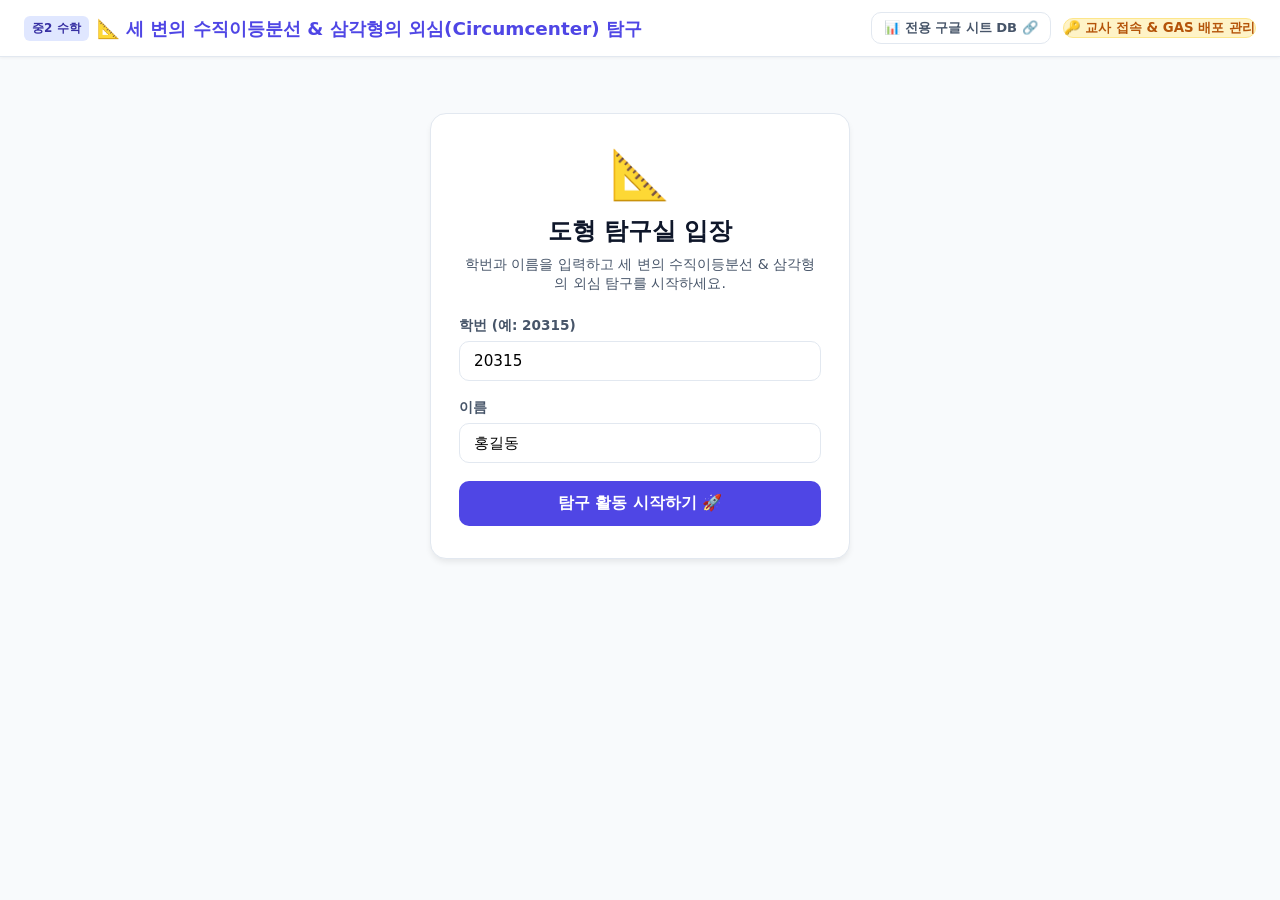
<file: activities/circumcenter-app/index.html>
<!DOCTYPE html>
<html lang="ko">
<head>
  <meta charset="utf-8">
  <meta name="viewport" content="width=device-width, initial-scale=1.0">
  <title>📐 중2 수학: 삼각형의 외심(Circumcenter) 탐구 | GAS Web App</title>
  <style>
    :root {
      --bg-main: #f8fafc;
      --card-bg: #ffffff;
      --text-primary: #0f172a;
      --text-secondary: #475569;
      --accent-blue: #2563eb;
      --accent-emerald: #059669;
      --accent-indigo: #4f46e5;
      --accent-amber: #d97706;
      --border-color: #e2e8f0;
      --radius-md: 10px;
      --radius-lg: 16px;
      --shadow-sm: 0 1px 3px rgba(0,0,0,0.05);
      --shadow-md: 0 4px 6px -1px rgba(0,0,0,0.08);
    }

    * { box-sizing: border-box; margin: 0; padding: 0; font-family: 'Pretendard', -apple-system, BlinkMacSystemFont, system-ui, Roboto, sans-serif; }

    body {
      background-color: var(--bg-main);
      color: var(--text-primary);
      min-height: 100vh;
      display: flex;
      flex-direction: column;
    }

    /* Header */
    header {
      background: #ffffff;
      border-bottom: 1px solid var(--border-color);
      padding: 12px 24px;
      display: flex;
      justify-content: space-between;
      align-items: center;
      box-shadow: var(--shadow-sm);
    }
    
    .logo-title {
      font-size: 1.15rem;
      font-weight: 800;
      color: var(--accent-indigo);
      display: flex;
      align-items: center;
      gap: 8px;
    }

    .logo-badge {
      background: #e0e7ff;
      color: #3730a3;
      font-size: 0.75rem;
      font-weight: 800;
      padding: 4px 8px;
      border-radius: 6px;
    }

    .header-actions {
      display: flex;
      align-items: center;
      gap: 12px;
    }

    .user-badge {
      background: #f1f5f9;
      padding: 6px 14px;
      border-radius: 20px;
      font-size: 0.88rem;
      font-weight: 700;
      color: var(--text-secondary);
      display: flex;
      align-items: center;
      gap: 10px;
    }

    .btn-logout {
      background: #fee2e2;
      color: #991b1b;
      border: 1px solid #fca5a5;
      padding: 4px 10px;
      border-radius: 12px;
      font-size: 0.78rem;
      font-weight: 800;
      cursor: pointer;
      transition: all 0.2s ease;
    }
    .btn-logout:hover {
      background: #fca5a5;
      color: #7f1d1d;
    }

    /* Main Workspace Layout */
    main { flex: 1; padding: 16px 24px; }
    .view-panel { display: none; }
    .view-panel.active { display: block; }

    /* Login Card View */
    .login-wrapper {
      max-width: 420px;
      margin: 40px auto;
    }
    .login-card {
      background: var(--card-bg);
      border: 1px solid var(--border-color);
      border-radius: var(--radius-lg);
      padding: 32px 28px;
      box-shadow: var(--shadow-md);
      text-align: center;
    }
    .login-icon {
      font-size: 3rem;
      margin-bottom: 12px;
    }

    .form-group {
      text-align: left;
      margin-bottom: 18px;
    }
    .form-group label {
      display: block;
      font-size: 0.85rem;
      font-weight: 700;
      margin-bottom: 6px;
      color: var(--text-secondary);
    }
    .form-input {
      width: 100%;
      padding: 10px 14px;
      border: 1px solid var(--border-color);
      border-radius: var(--radius-md);
      font-size: 0.95rem;
      outline: none;
      transition: border-color 0.2s ease;
    }
    .form-input:focus {
      border-color: var(--accent-indigo);
      box-shadow: 0 0 0 3px rgba(79, 70, 229, 0.1);
    }

    /* Buttons */
    .btn {
      display: inline-flex;
      align-items: center;
      justify-content: center;
      gap: 6px;
      font-weight: 700;
      border-radius: var(--radius-md);
      cursor: pointer;
      border: none;
      transition: all 0.2s ease;
    }
    .btn-primary { background: var(--accent-indigo); color: #ffffff; }
    .btn-primary:hover { background: #4338ca; }
    .btn-amber { background: #fef3c7; color: #b45309; border: 1px solid #fde68a; font-weight: 800; }
    .btn-amber:hover { background: #fde68a; }
    .btn-emerald { background: var(--accent-emerald); color: #ffffff; }
    .btn-emerald:hover { background: #047857; }
    .btn-outline { background: transparent; border: 1px solid var(--border-color); color: var(--text-secondary); }
    .btn-outline:hover { background: #f1f5f9; color: var(--text-primary); }
    .btn-sm { padding: 6px 12px; font-size: 0.82rem; }

    /* Activity Workspace Layout */
    .activity-grid {
      display: grid;
      grid-template-columns: 1.2fr 1fr;
      gap: 20px;
      max-width: 1200px;
      margin: 0 auto;
    }

    .card {
      background: var(--card-bg);
      border: 1px solid var(--border-color);
      border-radius: var(--radius-lg);
      padding: 20px;
      box-shadow: var(--shadow-sm);
    }

    .card-header {
      display: flex;
      justify-content: space-between;
      align-items: center;
      margin-bottom: 16px;
    }
    .card-title {
      font-size: 1.1rem;
      font-weight: 800;
      color: var(--text-primary);
    }

    .canvas-container {
      background: #f8fafc;
      border: 1px solid var(--border-color);
      border-radius: var(--radius-md);
      position: relative;
      overflow: hidden;
      height: 420px;
    }
    canvas { width: 100%; height: 100%; display: block; cursor: crosshair; }

    .preset-bar {
      display: flex;
      gap: 8px;
      margin-top: 14px;
      flex-wrap: wrap;
    }

    .metrics-box {
      background: #f1f5f9;
      border-radius: var(--radius-md);
      padding: 14px;
      margin-bottom: 16px;
    }

    .dist-grid {
      display: grid;
      grid-template-columns: 1fr 1fr 1fr;
      gap: 8px;
      text-align: center;
      margin-top: 8px;
    }
    .dist-card {
      background: #ffffff;
      padding: 10px;
      border-radius: 8px;
      border: 1px solid var(--border-color);
    }
    .dist-title { font-size: 0.75rem; color: var(--text-secondary); font-weight: 700; }
    .dist-val { font-size: 1rem; font-weight: 800; color: var(--accent-indigo); margin-top: 2px; }

    .mission-list {
      display: flex;
      flex-direction: column;
      gap: 10px;
      margin-top: 14px;
    }
    .mission-item {
      display: flex;
      align-items: center;
      gap: 10px;
      padding: 10px 14px;
      background: #f8fafc;
      border: 1px solid var(--border-color);
      border-radius: var(--radius-md);
      font-size: 0.88rem;
    }
    .mission-item.done {
      background: #ecfdf5;
      border-color: #a7f3d0;
      color: #065f46;
    }
  </style>
</head>
<body>

  <!-- Header -->
  <header>
    <div class="logo-title">
      <span class="logo-badge">중2 수학</span>
      <span>📐 세 변의 수직이등분선 & 삼각형의 외심(Circumcenter) 탐구</span>
    </div>
    <div class="header-actions">
      <a href="https://docs.google.com/spreadsheets/d/1FyE576EICZJYkXucwJI4SsBrIXynePLPwQTvZ20UXHw/edit#gid=0" target="_blank" class="btn btn-sm btn-outline" style="text-decoration: none; display: inline-flex; align-items: center; gap: 4px;" title="전용 구글 시트 마스터 DB 열기">
        📊 전용 구글 시트 DB 🔗
      </a>
      <!-- Student Info Badge & Logout Button -->
      <div id="user-badge" class="user-badge" style="display: none;">
        👤 <span id="current-user-info">로그인 필요</span>
        <button class="btn-logout" onclick="handleStudentLogout()" title="로그아웃">🚪 로그아웃</button>
      </div>
      <button id="btn-mode-toggle" class="btn btn-amber" onclick="openTeacherModal()">
        🔑 교사 접속 & GAS 배포 관리
      </button>
    </div>
  </header>

  <!-- Main View Container -->
  <main>

    <!-- 1. Login View Panel -->
    <section id="view-login" class="view-panel active">
      <div class="login-wrapper">
        <div class="login-card">
          <div class="login-icon">📐</div>
          <h2 style="margin-bottom: 8px;">도형 탐구실 입장</h2>
          <p style="color: var(--text-secondary); font-size: 0.88rem; margin-bottom: 24px;">
            학번과 이름을 입력하고 세 변의 수직이등분선 & 삼각형의 외심 탐구를 시작하세요.
          </p>
          
          <form id="login-form" onsubmit="handleLogin(event)">
            <div class="form-group">
              <label for="student-id">학번 (예: 20315)</label>
              <input type="text" id="student-id" class="form-input" placeholder="2학년 3반 15번 -> 20315" required value="20315">
            </div>
            <div class="form-group">
              <label for="student-name">이름</label>
              <input type="text" id="student-name" class="form-input" placeholder="홍길동" required value="홍길동">
            </div>
            <button type="submit" class="btn btn-primary" style="width: 100%; padding: 12px; font-size: 1rem;">
              탐구 활동 시작하기 🚀
            </button>
          </form>
        </div>
      </div>
    </section>

    <!-- 2. Interactive Circumcenter Activity Workspace Panel -->
    <section id="view-activity" class="view-panel">
      <div class="activity-grid">
        
        <!-- Left Column: Interactive Geometry Canvas & Preset Controls -->
        <div class="card">
          <div class="card-header">
            <div>
              <div class="card-title">📐 기하 탐구 캔버스</div>
              <p style="font-size: 0.82rem; color: var(--text-secondary); margin-top: 2px;">
                꼭짓점 A, B, C를 마우스로 자유롭게 드래그하여 외심의 위치 변화를 관찰하세요.
              </p>
            </div>
            <span id="tri-type-badge" style="background: #e0e7ff; color: #3730a3; font-weight: 800; font-size: 0.8rem; padding: 4px 10px; border-radius: 12px;">
              예각삼각형
            </span>
          </div>

          <div class="canvas-container">
            <canvas id="geo-canvas" width="600" height="400"></canvas>
          </div>

          <div class="preset-bar">
            <button class="btn btn-sm btn-outline" onclick="setPreset('acute')">예각삼각형</button>
            <button class="btn btn-sm btn-outline" onclick="setPreset('right')">직각삼각형</button>
            <button class="btn btn-sm btn-outline" onclick="setPreset('obtuse')">둔각삼각형</button>
            <button class="btn btn-sm btn-amber" onclick="resetCanvas()" style="margin-left: auto;">🔄 초기화</button>
          </div>
        </div>

        <!-- Right Column: Live Measurement & Missions & LMS Submit -->
        <div style="display: flex; flex-direction: column; gap: 16px;">
          
          <!-- Distance Equality Analytics Card -->
          <div class="card">
            <div class="card-title" style="margin-bottom: 12px;">✨ 외심의 핵심 성질 ($OA = OB = OC$)</div>
            
            <div class="metrics-box">
              <div style="display: flex; justify-content: space-between; font-size: 0.85rem; font-weight: 700; color: var(--text-secondary);">
                <span>외심 O 좌표: <strong id="val-o-coord" style="color: var(--accent-indigo);">O(300, 200)</strong></span>
                <span>외접원 반지름: <strong id="val-r-val" style="color: var(--accent-emerald);">142.5 cm</strong></span>
              </div>
              
              <div class="dist-grid">
                <div class="dist-card">
                  <div class="dist-title">OA 거리</div>
                  <div id="val-oa" class="dist-val">14.2 cm</div>
                </div>
                <div class="dist-card">
                  <div class="dist-title">OB 거리</div>
                  <div id="val-ob" class="dist-val">14.2 cm</div>
                </div>
                <div class="dist-card">
                  <div class="dist-title">OC 거리</div>
                  <div id="val-oc" class="dist-val">14.2 cm</div>
                </div>
              </div>
            </div>

            <div style="font-size: 0.83rem; background: #ecfdf5; border-left: 3px solid var(--accent-emerald); padding: 8px 12px; border-radius: 4px; color: #065f46; font-weight: 700;">
              ✓ 세 꼭짓점까지의 거리가 같으므로 외접원이 세 꼭짓점을 정확히 지납니다.
            </div>
          </div>

          <!-- Guided Missions Card -->
          <div class="card">
            <div style="display: flex; justify-content: space-between; align-items: center; margin-bottom: 10px;">
              <div class="card-title">🎯 탐구 미션 & 소감 제출</div>
              <button class="btn btn-sm btn-emerald" onclick="submitToLMS()">🚀 LMS로 탐구 제출</button>
            </div>

            <div class="mission-list">
              <div id="m1" class="mission-item">
                <span>1️⃣</span> <span>세 변의 수직이등분선 교점(외심 O) 확인하기</span>
              </div>
              <div id="m2" class="mission-item">
                <span>2️⃣</span> <span>꼭짓점까지의 거리 $OA=OB=OC$ 성질 검증</span>
              </div>
              <div id="m3" class="mission-item">
                <span>3️⃣</span> <span>직각삼각형 조작 시 외심이 빗변의 중점에 놓임을 확인</span>
              </div>
            </div>

            <div style="margin-top: 14px;">
              <label style="font-size: 0.82rem; font-weight: 700; color: var(--text-secondary); display: block; margin-bottom: 6px;">
                📝 탐구 수식 및 소감 작성
              </label>
              <textarea id="answer-text" class="form-input" rows="3" placeholder="삼각형의 외심을 탐구하며 새로 알게 된 성질을 작성하세요.">세 변의 수직이등분선의 교점인 외심 O에서 세 꼭짓점 A, B, C에 이르는 거리(OA=OB=OC)가 항상 같음을 확인하였습니다.</textarea>
            </div>
          </div>

        </div>

      </div>
    </section>

  </main>

  <script src="math-lms-bridge.js"></script>
  <script>
    // App State
    let currentUser = null;
    let canvas, ctx;
    let points = {
      A: { x: 300, y: 80, label: 'A' },
      B: { x: 140, y: 320, label: 'B' },
      C: { x: 460, y: 320, label: 'C' }
    };
    let dragPoint = null;

    window.addEventListener('DOMContentLoaded', () => {
      canvas = document.getElementById('geo-canvas');
      if (canvas) {
        ctx = canvas.getContext('2d');
        initEvents();
        redraw();
      }

      // Check MathLMSBridge for student info
      if (typeof MathLMSBridge !== 'undefined') {
        MathLMSBridge.init({
          onStudentInfo: function(student) {
            if (student) {
              currentUser = student;
              updateUserBadge();
              showView('view-activity');
            }
          }
        });
      }
    });

    function showView(viewId) {
      document.querySelectorAll('.view-panel').forEach(p => p.classList.remove('active'));
      const target = document.getElementById(viewId);
      if (target) target.classList.add('active');
    }

    function handleLogin(e) {
      e.preventDefault();
      const id = document.getElementById('student-id').value.trim();
      const name = document.getElementById('student-name').value.trim();

      currentUser = { id: id, name: name, grade: '2', classNum: '3' };
      updateUserBadge();
      showView('view-activity');
      setTimeout(redraw, 50);
    }

    function handleStudentLogout() {
      currentUser = null;
      document.getElementById('user-badge').style.display = 'none';
      showView('view-login');
    }

    function updateUserBadge() {
      if (!currentUser) return;
      const badge = document.getElementById('user-badge');
      const info = document.getElementById('current-user-info');
      if (badge && info) {
        info.textContent = `${currentUser.name} (${currentUser.id})`;
        badge.style.display = 'flex';
      }
    }

    function openTeacherModal() {
      alert(`🔑 [교사 전용 접속 & GAS 웹앱 배포 관리 센터]\n\n담당 교사: 임종윤 교사 (영서중학교)\n\n1. 📊 전용 구글 시트 마스터 DB:\n   - 시트명: [영서중] 학교 LMS DB (학생명부/수업진도/탐구활동결과)\n   - 연동 탭: [탐구활동결과], [학생명부], [수업진도]\n   - 시트 URL: https://docs.google.com/spreadsheets/d/1FyE576EICZJYkXucwJI4SsBrIXynePLPwQTvZ20UXHw/edit\n\n2. 🌐 GAS 웹앱 배포 및 편집기 정보:\n   - Script ID: 17cQ5FvmIVP39-2S31_WT0tudDBgwCvyk7k6XmEMhsC-DAt-YmnftZIhT\n   - 스크립트 편집기: https://script.google.com/d/17cQ5FvmIVP39-2S31_WT0tudDBgwCvyk7k6XmEMhsC-DAt-YmnftZIhT/edit\n   - 웹앱 배포 URL: https://script.google.com/macros/s/AKfycbxnxVFfw9oeqks1lrDj_SgrS8ltk7HGdcmfA98BlLxf3f7PdC9M47LETlV6JuAbOJ8E/exec\n   - 배포 권한: Anyone (모든 사용자 접근 가능)\n\n3. ⚡ clasp 자동 배포 스크립트:\n   - C:\\Users\\sjyli\\.gemini\\antigravity\\scratch\\gas_circumcenter_project\\setup_clasp.bat\n   - C:\\Users\\sjyli\\.gemini\\antigravity\\scratch\\gas_circumcenter_project\\deploy.bat`);
    }

    // Geometry Calculation
    function getCircumcenter(A, B, C) {
      const D = 2 * (A.x * (B.y - C.y) + B.x * (C.y - A.y) + C.x * (A.y - B.y));
      if (Math.abs(D) < 0.001) return null;

      const Ux = ((A.x*A.x + A.y*A.y)*(B.y - C.y) + (B.x*B.x + B.y*B.y)*(C.y - A.y) + (C.x*C.x + C.y*C.y)*(A.y - B.y)) / D;
      const Uy = ((A.x*A.x + A.y*A.y)*(C.x - B.x) + (B.x*B.x + B.y*B.y)*(A.x - C.x) + (C.x*C.x + C.y*C.y)*(B.x - A.x)) / D;

      return { x: Ux, y: Uy };
    }

    function dist(p1, p2) {
      return Math.sqrt((p1.x - p2.x)**2 + (p1.y - p2.y)**2);
    }

    function setPreset(type) {
      if (type === 'acute') {
        points.A = { x: 300, y: 80, label: 'A' };
        points.B = { x: 140, y: 320, label: 'B' };
        points.C = { x: 460, y: 320, label: 'C' };
      } else if (type === 'right') {
        points.A = { x: 140, y: 120, label: 'A' };
        points.B = { x: 140, y: 340, label: 'B' };
        points.C = { x: 460, y: 340, label: 'C' };
      } else if (type === 'obtuse') {
        points.A = { x: 220, y: 220, label: 'A' };
        points.B = { x: 100, y: 340, label: 'B' };
        points.C = { x: 500, y: 340, label: 'C' };
      }
      redraw();
    }

    function resetCanvas() {
      setPreset('acute');
    }

    function redraw() {
      if (!ctx || !canvas) return;
      ctx.clearRect(0, 0, canvas.width, canvas.height);

      const A = points.A;
      const B = points.B;
      const C = points.C;

      // Draw Triangle ABC
      ctx.beginPath();
      ctx.moveTo(A.x, A.y);
      ctx.lineTo(B.x, B.y);
      ctx.lineTo(C.x, C.y);
      ctx.closePath();
      ctx.fillStyle = 'rgba(79, 70, 229, 0.06)';
      ctx.fill();
      ctx.strokeStyle = '#4f46e5';
      ctx.lineWidth = 2.5;
      ctx.stroke();

      // Calculate Circumcenter O
      const O = getCircumcenter(A, B, C);
      if (O) {
        const R = dist(O, A);

        // Draw Circumcircle
        ctx.beginPath();
        ctx.arc(O.x, O.y, R, 0, 2 * Math.PI);
        ctx.strokeStyle = '#059669';
        ctx.lineWidth = 1.5;
        ctx.setLineDash([6, 4]);
        ctx.stroke();
        ctx.setLineDash([]);

        // Draw Radial Lines OA, OB, OC
        ctx.beginPath();
        ctx.moveTo(O.x, O.y); ctx.lineTo(A.x, A.y);
        ctx.moveTo(O.x, O.y); ctx.lineTo(B.x, B.y);
        ctx.moveTo(O.x, O.y); ctx.lineTo(C.x, C.y);
        ctx.strokeStyle = '#d97706';
        ctx.lineWidth = 1.5;
        ctx.stroke();

        // Draw Perpendicular Bisectors
        drawBisector(A, B, O);
        drawBisector(B, C, O);
        drawBisector(C, A, O);

        // Draw Circumcenter O Point
        ctx.beginPath();
        ctx.arc(O.x, O.y, 6, 0, 2 * Math.PI);
        ctx.fillStyle = '#059669';
        ctx.fill();
        ctx.strokeStyle = '#ffffff';
        ctx.lineWidth = 2;
        ctx.stroke();

        ctx.fillStyle = '#059669';
        ctx.font = 'bold 14px Pretendard';
        ctx.fillText('O (외심)', O.x + 10, O.y + 4);

        // Update Dashboard Metrics
        const oaCm = (R / 20).toFixed(1);
        document.getElementById('val-o-coord').textContent = `O(${Math.round(O.x)}, ${Math.round(O.y)})`;
        document.getElementById('val-r-val').textContent = `${oaCm} cm`;
        document.getElementById('val-oa').textContent = `${oaCm} cm`;
        document.getElementById('val-ob').textContent = `${oaCm} cm`;
        document.getElementById('val-oc').textContent = `${oaCm} cm`;

        // Determine Triangle Type
        const aLen = dist(B, C);
        const bLen = dist(A, C);
        const cLen = dist(A, B);
        const sides = [aLen, bLen, cLen].sort((x,y) => x - y);
        const diff = (sides[2]**2) - (sides[0]**2 + sides[1]**2);

        const badge = document.getElementById('tri-type-badge');
        if (Math.abs(diff) < 400) {
          if (badge) badge.textContent = '직각삼각형 (외심: 빗변 중점)';
        } else if (diff < 0) {
          if (badge) badge.textContent = '예각삼각형 (외심: 내부)';
        } else {
          if (badge) badge.textContent = '둔각삼각형 (외심: 외부)';
        }
      }

      // Draw Points A, B, C
      drawPoint(A);
      drawPoint(B);
      drawPoint(C);
    }

    function drawBisector(P1, P2, O) {
      const midX = (P1.x + P2.x) / 2;
      const midY = (P1.y + P2.y) / 2;
      ctx.beginPath();
      ctx.moveTo(midX, midY);
      ctx.lineTo(O.x, O.y);
      ctx.strokeStyle = 'rgba(100, 116, 139, 0.4)';
      ctx.lineWidth = 1;
      ctx.stroke();
    }

    function drawPoint(p) {
      ctx.beginPath();
      ctx.arc(p.x, p.y, 8, 0, 2 * Math.PI);
      ctx.fillStyle = '#4f46e5';
      ctx.fill();
      ctx.strokeStyle = '#ffffff';
      ctx.lineWidth = 2;
      ctx.stroke();

      ctx.fillStyle = '#0f172a';
      ctx.font = 'bold 15px Pretendard';
      ctx.fillText(p.label, p.x - 4, p.y - 12);
    }

    function initEvents() {
      canvas.addEventListener('mousedown', (e) => {
        const rect = canvas.getBoundingClientRect();
        const mx = e.clientX - rect.left;
        const my = e.clientY - rect.top;

        for (let key in points) {
          if (dist({x: mx, y: my}, points[key]) < 20) {
            dragPoint = key;
            break;
          }
        }
      });

      canvas.addEventListener('mousemove', (e) => {
        if (!dragPoint) return;
        const rect = canvas.getBoundingClientRect();
        points[dragPoint].x = e.clientX - rect.left;
        points[dragPoint].y = e.clientY - rect.top;
        redraw();
      });

      window.addEventListener('mouseup', () => { dragPoint = null; });
    }

    function submitToLMS() {
      const answer = document.getElementById('answer-text').value.trim();
      const payload = {
        activityTitle: '✨ [2학년] 삼각형의 외심 (Circumcenter) 탐구 GAS 웹앱',
        answerText: answer,
        score: 100,
        details: {
          triangleType: document.getElementById('tri-type-badge').textContent,
          OA: document.getElementById('val-oa').textContent
        }
      };

      if (typeof MathLMSBridge !== 'undefined') {
        MathLMSBridge.submitResult(payload);
      } else {
        alert('🎉 [제출 완료!] 탐구 결과가 LMS DB로 전송되었습니다.');
      }
    }
  </script>
</body>
</html>
</file>
